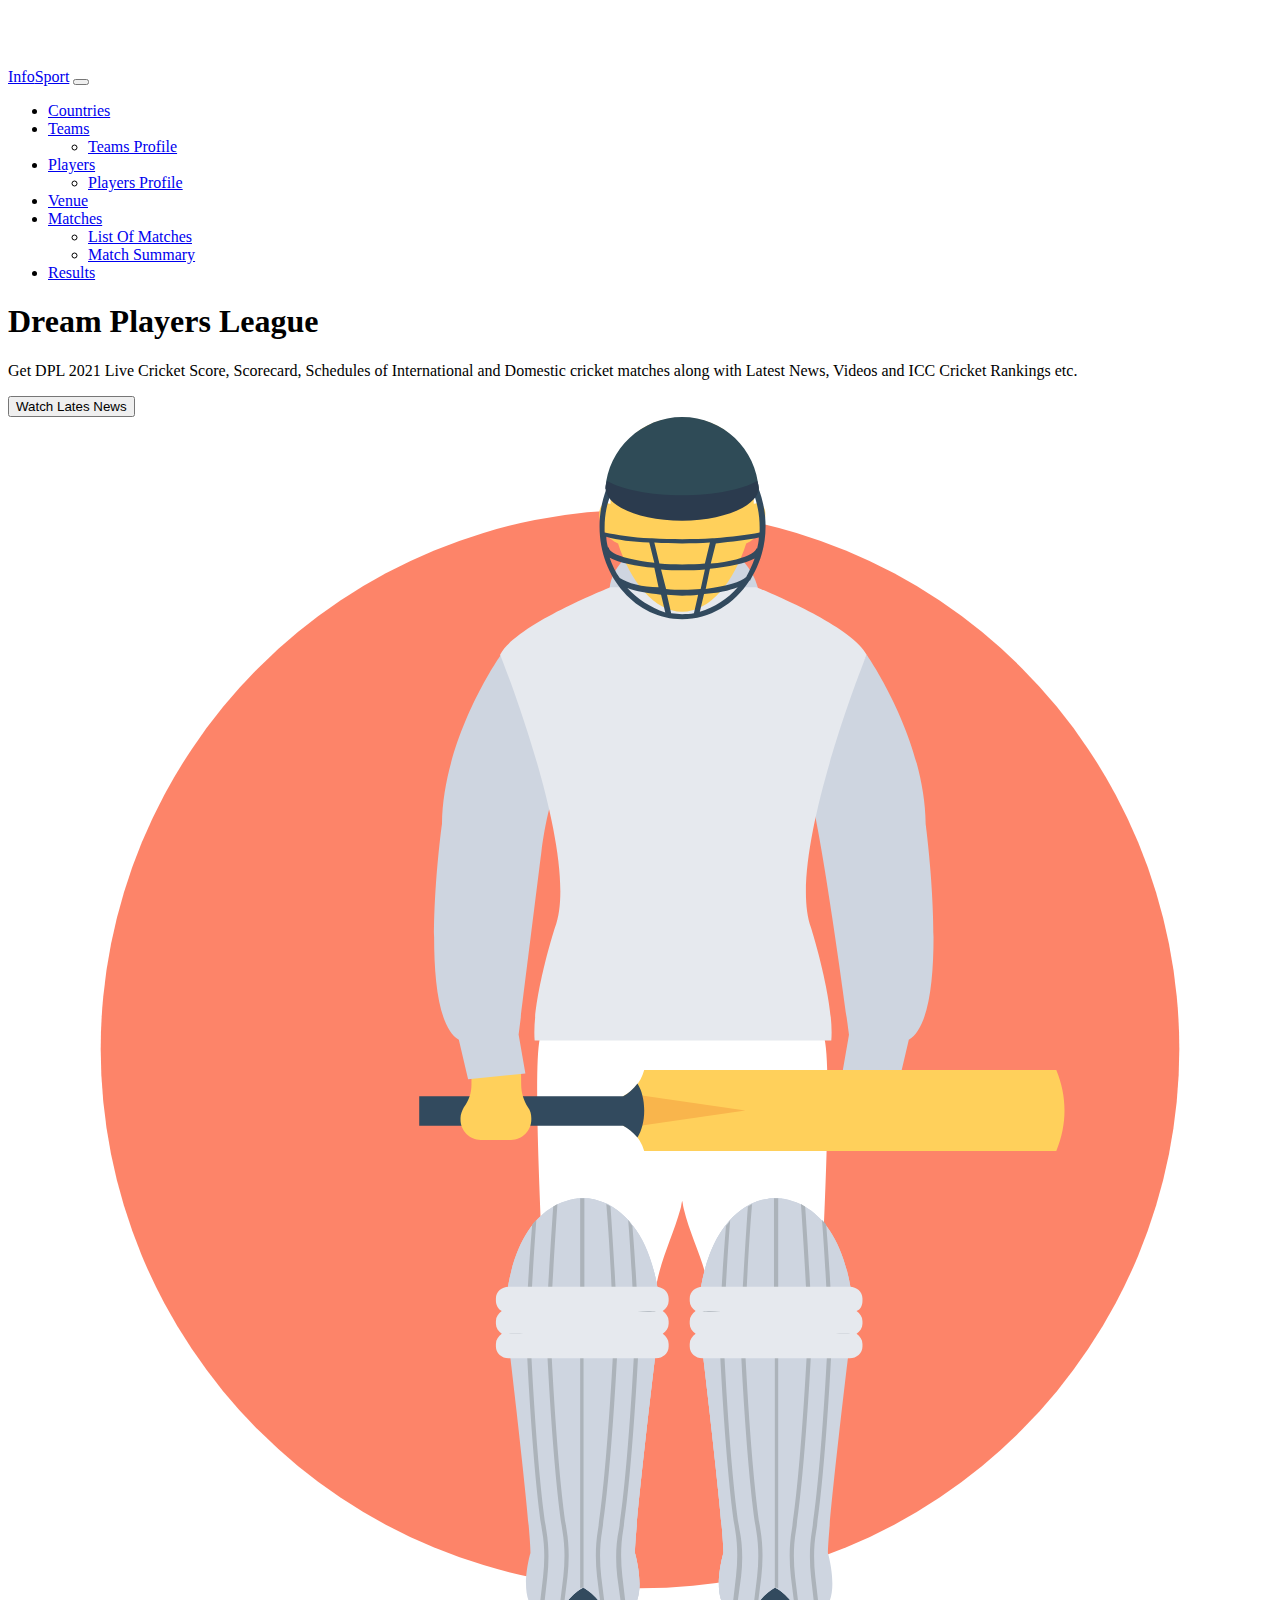
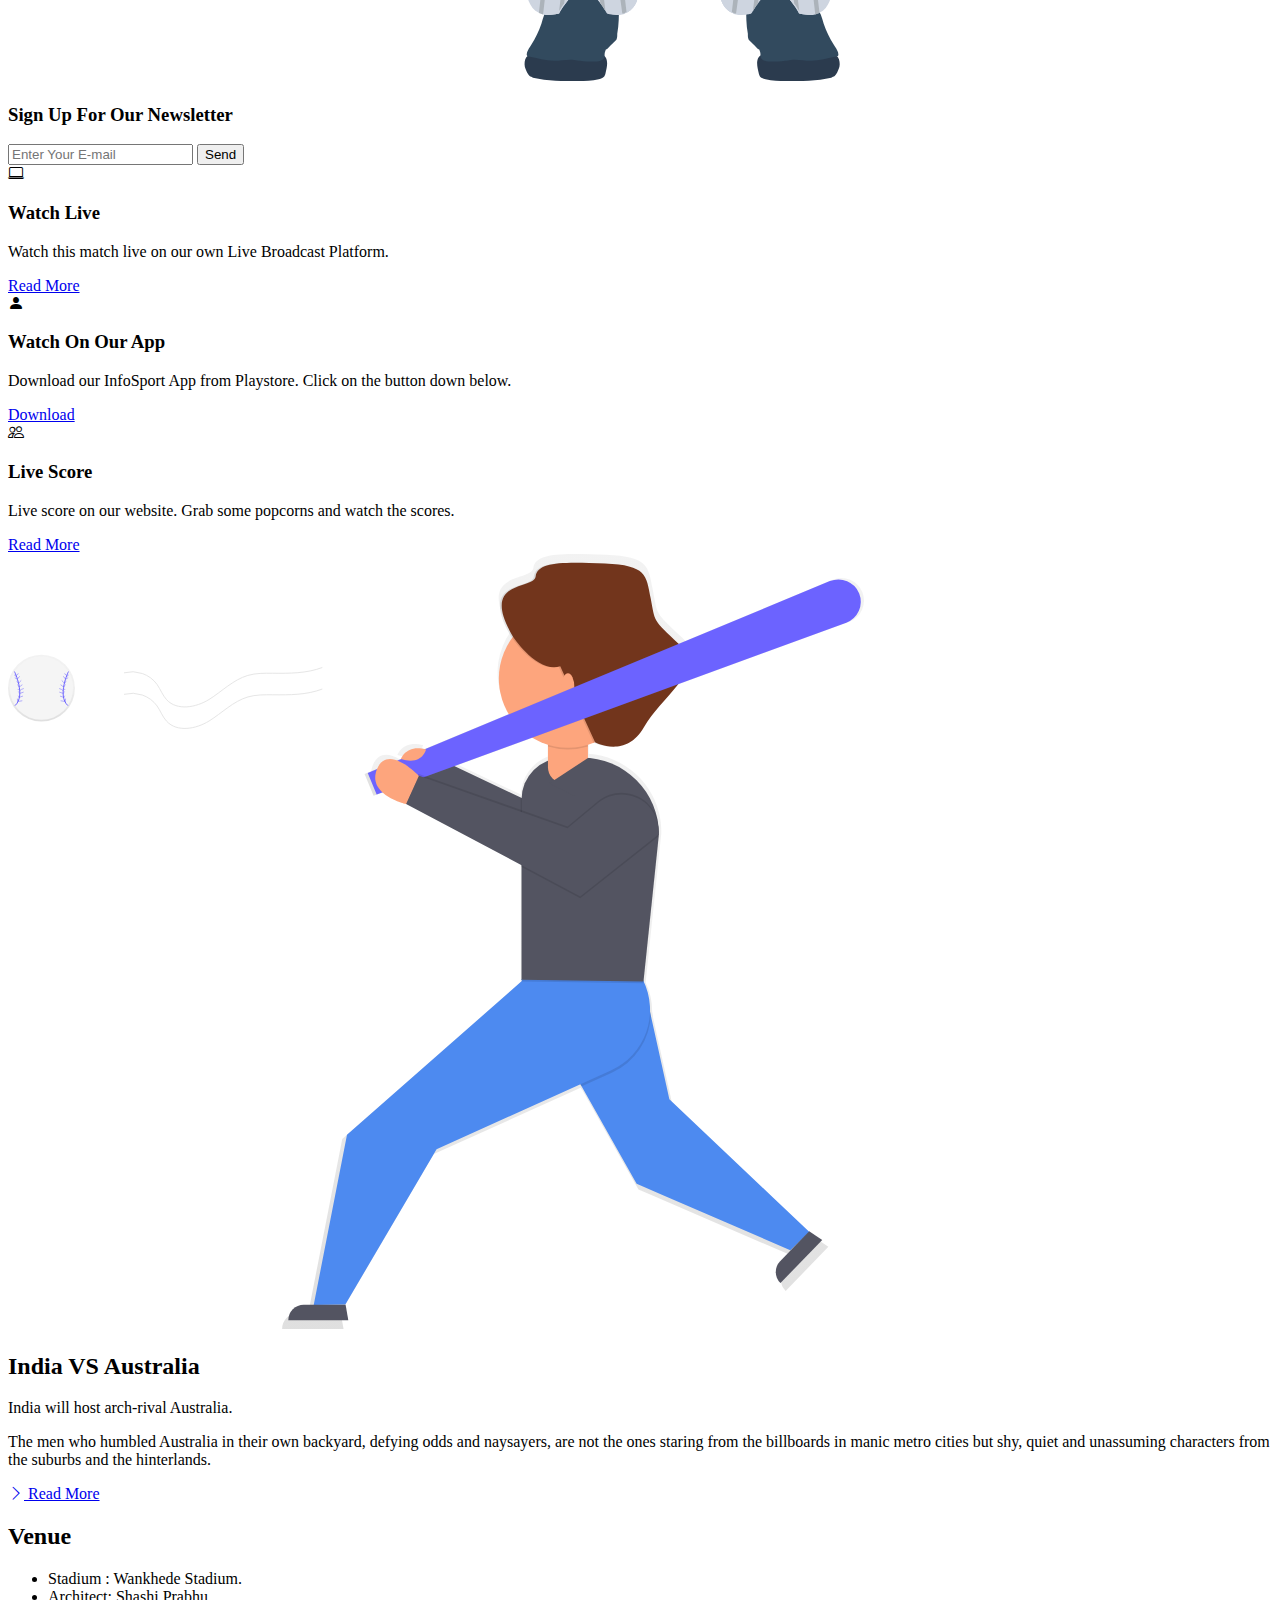
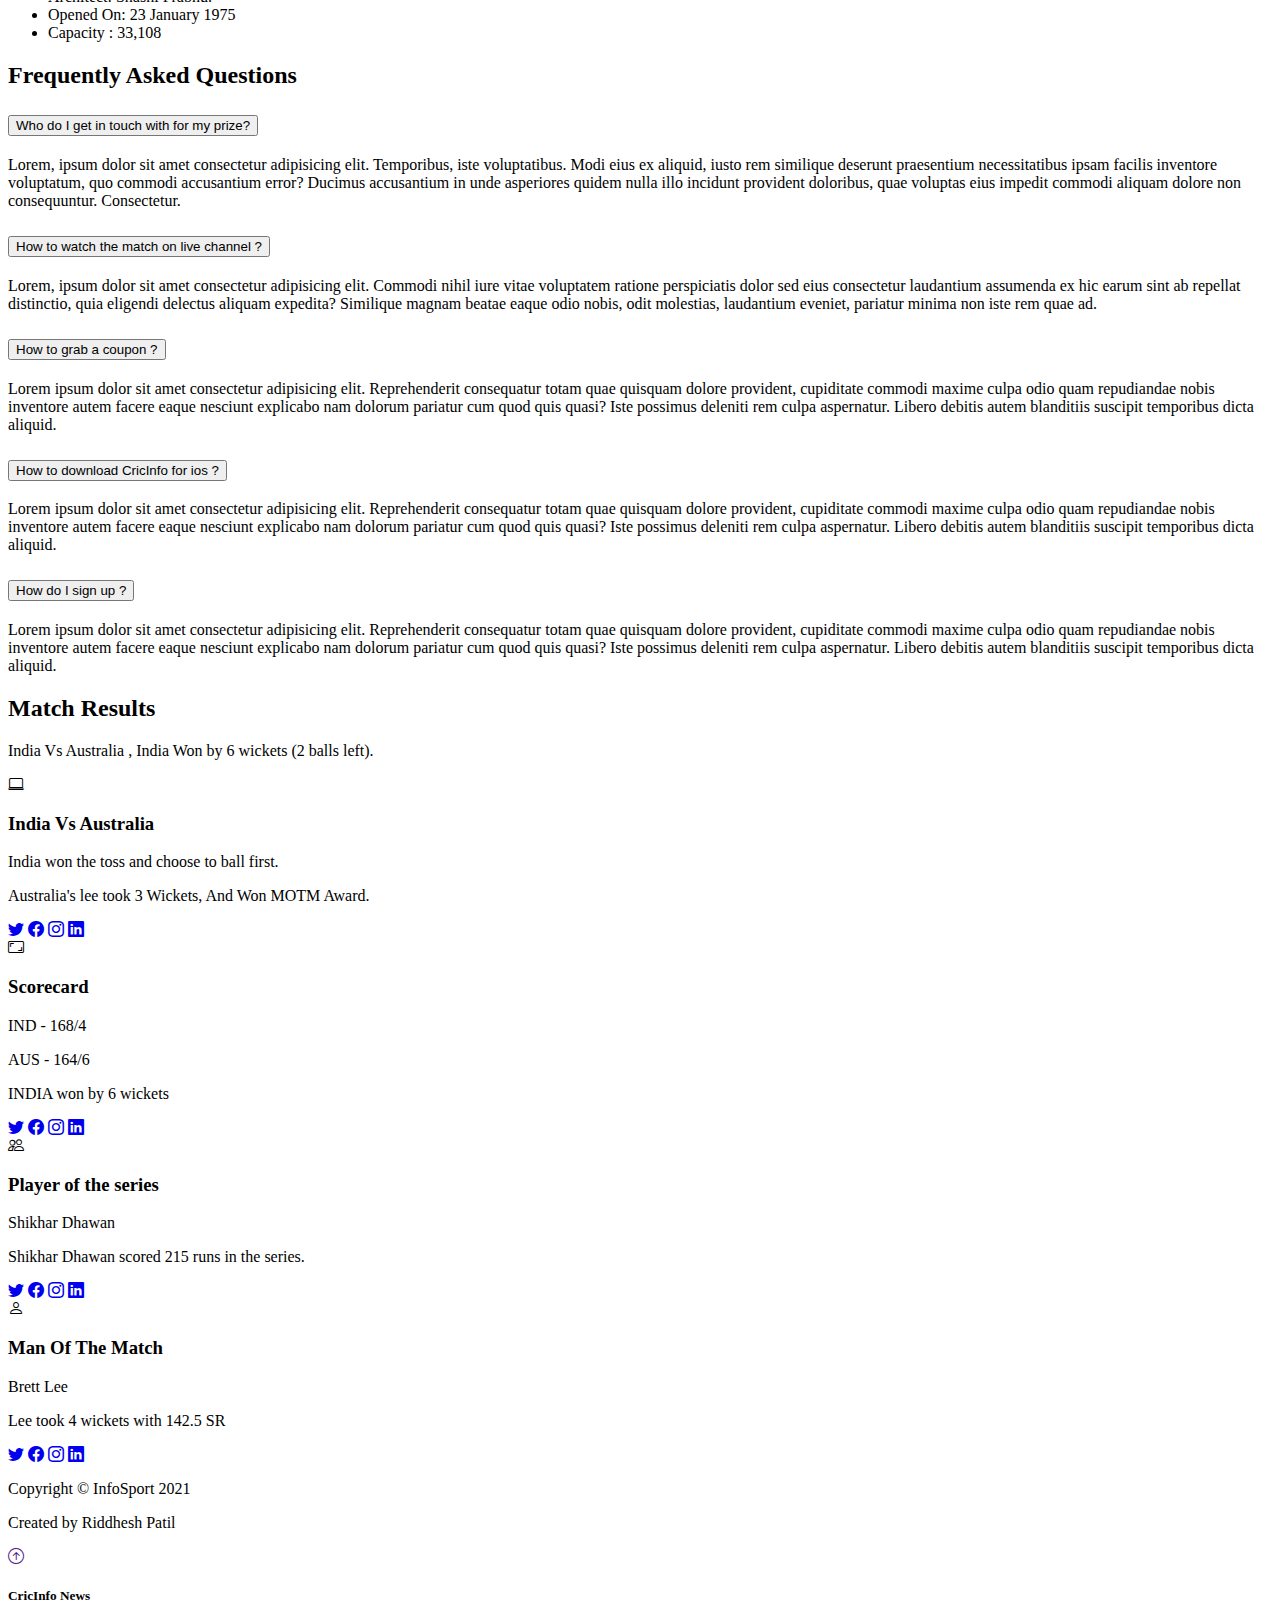
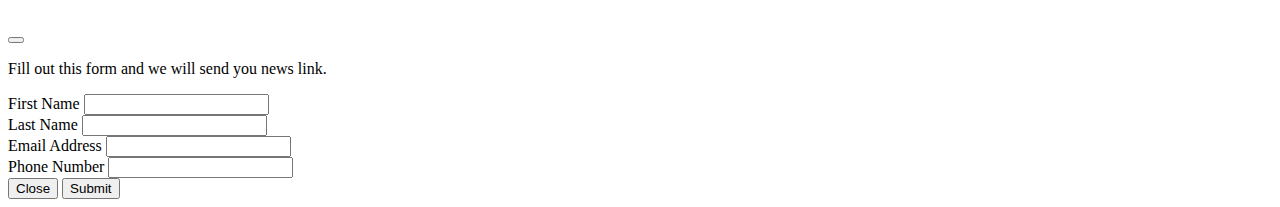
<file: index.html>
<!DOCTYPE html>
<html lang="en">
<head>
    <meta charset="UTF-8">
    <meta http-equiv="X-UA-Compatible" content="IE=edge">
    <meta name="viewport" content="width=device-width, initial-scale=1.0">
    <link rel="stylesheet" href="./style.css">
    <link href='https://api.mapbox.com/mapbox-gl-js/v2.1.1/mapbox-gl.css' rel='stylesheet' />
    <link rel="stylesheet" href="https://cdn.jsdelivr.net/npm/bootstrap-icons@1.5.0/font/bootstrap-icons.css">
    <link href="https://cdn.jsdelivr.net/npm/bootstrap@5.0.1/dist/css/bootstrap.min.css" rel="stylesheet" integrity="sha384-+0n0xVW2eSR5OomGNYDnhzAbDsOXxcvSN1TPprVMTNDbiYZCxYbOOl7+AMvyTG2x" crossorigin="anonymous">
    <title>Dream Players League</title>
</head>
<body>
    <!-- Nav bar  -->
    <nav class="navbar navbar-expand-lg bg-dark navbar-dark py-3 fixed-top">
        <div class="container">
            <a href="./index.html" class="navbar-brand fw-bold font-monospace ">Info<span class="text-primary">Sport</span></a>
            <button class="navbar-toggler" type="button" data-bs-toggle="collapse" data-bs-target="#navmenu">
                <span class="navbar-toggler-icon"></span>
            </button>
            <div class="collapse navbar-collapse" id="navmenu">
                <ul class="navbar-nav ms-auto">
                    <li class="nav-item">
                        <a href="#Countries" class="nav-link">Countries</a>
                    </li>
                    <li class="nav-item dropdown">
                        <a class="nav-link dropdown-toggle" href="#" id="navbarTeams" role="button" data-bs-toggle="dropdown" aria-expanded="false">
                          Teams
                        </a>
                        <ul class="dropdown-menu" aria-labelledby="navbarDropdown">
                          <li><a class="dropdown-item" href="./team.html">Teams Profile</a></li>
                        </ul>
                    </li>
                    <li class="nav-item dropdown">
                        <a class="nav-link dropdown-toggle" href="#" id="navbarPlayers" role="button" data-bs-toggle="dropdown" aria-expanded="false">
                          Players
                        </a>
                        <ul class="dropdown-menu" aria-labelledby="navbarDropdown">
                          <li><a class="dropdown-item" href="./players-profile.html">Players Profile</a></li>
                        </ul>
                    </li>
                    <li class="nav-item">
                        <a href="#Venue" class="nav-link">Venue</a>
                    </li>
                    <li class="nav-item dropdown">
                        <a class="nav-link dropdown-toggle" href="#" id="navbarDropdown" role="button" data-bs-toggle="dropdown" aria-expanded="false">
                          Matches
                        </a>
                        <ul class="dropdown-menu" aria-labelledby="navbarDropdown">
                          <li><a class="dropdown-item" href="./matchList.html">List Of Matches</a></li>
                          <li><a class="dropdown-item" href="./matchSum.html">Match Summary</a></li>
                        </ul>
                    </li>
                    <li class="nav-item">
                        <a href="#Results" class="nav-link">Results</a>
                    </li>
                </ul>
            </div>
        </div>
    </nav>
    <!-- showcase section  -->
    <section class="bg-dark text-light p-5 p-lg-0 text-center text-sm-start">
        <div class="container">
            <div class="d-sm-flex align-items-center justify-content-between">
                <div>
                    <h1>Dream Players <span class="text-primary">League</span></h1>
                    <p class="lead my-4">Get DPL 2021 Live Cricket Score, Scorecard, Schedules of International and Domestic cricket matches along with Latest News, Videos and ICC Cricket Rankings etc. </p>
                    <button class="btn btn-primary btn-lg text-light" data-bs-toggle="modal" data-bs-target="#enroll">Watch Lates News</button>
                </div>
                <img class="img-fluid w-50 p-5 d-none d-sm-block" src="./images/cricket 1.svg" alt="">
            </div>
        </div>
    </section>
    <!-- newsletter section -->
    <section class="bg-primary text-light p-5">
        <div class="container">
            <div class="d-md-flex justify-content-between align-items-center">
                <h3 class="mb-3 mb-md-0">
                    Sign Up For Our Newsletter
                </h3>
                <div class="input-group news-input">
                    <input type="text" class="form-control" placeholder="Enter Your E-mail" aria-label="Recipient's username" aria-describedby="button-addon2">
                    <button class="btn btn-dark btn-lg" type="button">Send</button>
                </div>
            </div>
        </div>
    </section>
    <!-- boxes grid using -->
    <section class="p-5">
        <div class="container">
            <div class="row text-center g-4">
                <div class="col-md">
                    <div class="card bg-dark text-center text-light">
                        <div class="card-body text-center">
                            <div class="h1 mb-3"><i class="bi bi-laptop"></i></div>
                        <h3 class="card-title mb-3">Watch Live</h3>
                        <p class="card-text">
                           Watch this match live on our own <span class="text-primary">Live Broadcast</span> Platform.
                        </p>
                        <a href="#" class="btn btn-primary text-light" >Read More</a>
                        </div>
                    </div>
                </div>
                <div class="col-md">
                    <div class="card bg-dark text-center text-light">
                        <div class="card-body text-center">
                            <div class="h1 mb-3"><i class="bi bi-person-fill"></i></div>
                        <h3 class="card-title mb-3"> Watch On Our App</h3>
                        <p class="card-text">
                            Download our <span class="text-primary">InfoSport App</span> from Playstore. Click on the button down below.
                        </p>
                        <a href="#" class="btn btn-primary text-light">Download</a>
                        </div>
                    </div>
                </div>
                <div class="col-md">
                    <div class="card bg-dark text-center text-light">
                        <div class="card-body text-center">
                            <div class="h1 mb-3"><i class="bi bi-people"></i></div>
                        <h3 class="card-title mb-3">Live Score</h3>
                        <p class="card-text">
                            Live score on our website.
                            Grab some popcorns and watch the scores.
                        </p>
                        <a href="#" class="btn btn-primary text-light">Read More</a>
                        </div>
                    </div>
                </div>
            </div>
        </div>
    </section>
    <!-- learn section -->
    <section id="Countries" class="p-5 bg-secondary">
        <div class="container">
            <div class="row align-items-center justify-content-between">
                <div class="col-md">
                    <img src="./images/batsmen.svg" class="img-fluid" alt="">
                </div>
                <div class="col-md p-5">
                    <h2>India VS Australia</h2>
                    <p class="lead">India will host arch-rival Australia.</p>
                    <p>The men who humbled Australia in their own backyard, defying odds and naysayers, are not the ones staring from the billboards in manic metro cities but shy, quiet and unassuming characters from the suburbs and the hinterlands.</p>
                    <a href="#" class="btn btn-light mt-3">
                        <i class="bi bi-chevron-right"></i>
                        Read More
                    </a>
                </div>
            </div>
        </div>
    </section>
    <!-- section 2  -->
    <section class="p-5" id="Venue">
        <div class="container">
            <div class="row g-4">
                <div class="col-md">
                    <h2 class="text-center md-4">Venue</h2>
                    <ul class="list-group list-group-flush lead">
                        <li class="list-group-item">
                            <span class="fw-bold"> Stadium :</span> Wankhede Stadium.  
                        </li>
                        <li class="list-group-item">
                            <span class="fw-bold"> Architect:</span> Shashi Prabhu.  
                        </li>
                        <li class="list-group-item">
                            <span class="fw-bold"> Opened On:</span> 23 January 1975  
                        </li>
                        <li class="list-group-item">
                            <span class="fw-bold"> Capacity :</span> 33,108
                        </li>
                    </ul>
                </div>
                <div class="col-md">
                    <div id="map"></div>
                </div>
            </div>
        </div>
    </section>
    <!-- using aacordian bootstrap -->
    <section class="p-5" id="questions">
        <div class="container">
            <h2 class="text-center mb-4">Frequently Asked Questions</h2>
            <div class="accordian">
                <div class="accordion" id="questions">
                    <div class="accordion-item">
                      <h2 class="accordion-header" id="headingOne">
                        <button class="accordion-button" type="button" data-bs-toggle="collapse" data-bs-target="#collapseOne" aria-expanded="true" aria-controls="collapseOne">
                            Who do I get in touch with for my prize?
                        </button>
                      </h2>
                      <div id="collapseOne" class="accordion-collapse collapse show" aria-labelledby="headingOne" data-bs-parent="#accordionExample">
                        <div class="accordion-body">
                          Lorem, ipsum dolor sit amet consectetur adipisicing elit. Temporibus, iste voluptatibus. Modi eius ex aliquid, iusto rem similique deserunt praesentium necessitatibus ipsam facilis inventore voluptatum, quo commodi accusantium error? Ducimus accusantium in unde asperiores quidem nulla illo incidunt provident doloribus, quae voluptas eius impedit commodi aliquam dolore non consequuntur. Consectetur.
                        </div>
                      </div>
                    </div>
                    <div class="accordion-item">
                      <h2 class="accordion-header" id="questions">
                        <button class="accordion-button collapsed" type="button" data-bs-toggle="collapse" data-bs-target="#collapseTwo" aria-expanded="false" aria-controls="collapseTwo">
                            How to watch the match on live channel ?
                        </button>
                      </h2>
                      <div id="collapseTwo" class="accordion-collapse collapse" aria-labelledby="headingTwo" data-bs-parent="#accordionExample">
                        <div class="accordion-body">
                          Lorem, ipsum dolor sit amet consectetur adipisicing elit. Commodi nihil iure vitae voluptatem ratione perspiciatis dolor sed eius consectetur laudantium assumenda ex hic earum sint ab repellat distinctio, quia eligendi delectus aliquam expedita? Similique magnam beatae eaque odio nobis, odit molestias, laudantium eveniet, pariatur minima non iste rem quae ad.
                        </div>
                      </div>
                    </div>
                    <div class="accordion-item">
                      <h2 class="accordion-header" id="questions">
                        <button class="accordion-button collapsed" type="button" data-bs-toggle="collapse" data-bs-target="#collapseThree" aria-expanded="false" aria-controls="collapseThree">
                          How to grab a coupon ?
                        </button>
                      </h2>
                      <div id="collapseThree" class="accordion-collapse collapse" aria-labelledby="headingThree" data-bs-parent="#accordionExample">
                        <div class="accordion-body">
                         Lorem ipsum dolor sit amet consectetur adipisicing elit. Reprehenderit consequatur totam quae quisquam dolore provident, cupiditate commodi maxime culpa odio quam repudiandae nobis inventore autem facere eaque nesciunt explicabo nam dolorum pariatur cum quod quis quasi? Iste possimus deleniti rem culpa aspernatur. Libero debitis autem blanditiis suscipit temporibus dicta aliquid.
                        </div>
                      </div>
                    </div>
                    <div class="accordion-item">
                        <h2 class="accordion-header" id="questions">
                          <button class="accordion-button collapsed" type="button" data-bs-toggle="collapse" data-bs-target="#collapseThree" aria-expanded="false" aria-controls="collapseThree">
                            How to download CricInfo for ios ?
                          </button>
                        </h2>
                        <div id="collapseThree" class="accordion-collapse collapse" aria-labelledby="headingThree" data-bs-parent="#accordionExample">
                          <div class="accordion-body">
                           Lorem ipsum dolor sit amet consectetur adipisicing elit. Reprehenderit consequatur totam quae quisquam dolore provident, cupiditate commodi maxime culpa odio quam repudiandae nobis inventore autem facere eaque nesciunt explicabo nam dolorum pariatur cum quod quis quasi? Iste possimus deleniti rem culpa aspernatur. Libero debitis autem blanditiis suscipit temporibus dicta aliquid.
                          </div>
                        </div>
                      </div>
                      <div class="accordion-item">
                        <h2 class="accordion-header" id="questions">
                          <button class="accordion-button collapsed" type="button" data-bs-toggle="collapse" data-bs-target="#collapseThree" aria-expanded="false" aria-controls="collapseThree">
                            How do I sign up ?
                          </button>
                        </h2>
                        <div id="collapseThree" class="accordion-collapse collapse" aria-labelledby="headingThree" data-bs-parent="#accordionExample">
                          <div class="accordion-body">
                           Lorem ipsum dolor sit amet consectetur adipisicing elit. Reprehenderit consequatur totam quae quisquam dolore provident, cupiditate commodi maxime culpa odio quam repudiandae nobis inventore autem facere eaque nesciunt explicabo nam dolorum pariatur cum quod quis quasi? Iste possimus deleniti rem culpa aspernatur. Libero debitis autem blanditiis suscipit temporibus dicta aliquid.
                          </div>
                        </div>
                      </div>
                      
                  </div>
            </div>
        </div>
    </div>
    </section>
    <!-- instructors -->

    <section class="p-5 bg-primary" id="Results">
        <div class="container">
            <h2 class="text-center text-light">Match Results</h2>
            <p class="lead text-center text-light mb-5">India Vs Australia , India Won by 6 wickets (2 balls left).</p>
            <div class="row g-4">
                <div class="col-md-6 col-lg-3">
                    <div class="card bg-light">
                        <div class="card-body text-center">
                            <div class="h1 mb-3"><i class="bi bi-laptop"></i></div>
                            <h3 class="card-title mb-3"> India Vs Australia</h3>
                            <p class="card-text lead">India won the toss and choose to ball first.</p>
                            <p class="card-text">Australia's lee took 3 Wickets, And Won MOTM Award.</p>
                            <a href="#"><i class="bi bi-twitter text-primary mx-1"></i></a>
                            <a href="#"><i class="bi bi-facebook text-primary  mx-1"></i></a>
                            <a href="#"><i class="bi bi-instagram text-primary mx-1"></i></a>
                            <a href="#"><i class="bi bi-linkedin text-primary mx-1"></i></a>
                        </div>
                    </div>
                </div>
                <div class="col-md-6 col-lg-3">
                    <div class="card bg-light">
                        <div class="card-body text-center">
                            <div class="h1 mb-3"><i class="bi bi-aspect-ratio"></i></div>
                            <h3 class="card-title mb-3"> Scorecard</h3>
                            <p class="card-text lead">IND  -  168/4 </p>
                            <p class="card-text lead">AUS  - 164/6 </p>
                            <p class="card-text lead">INDIA won by <span class="text-primary">6</span> wickets</p>
                            

                            <a href="#"><i class="bi bi-twitter text-primary mx-1"></i></a>
                            <a href="#"><i class="bi bi-facebook text-primary  mx-1"></i></a>
                            <a href="#"><i class="bi bi-instagram text-primary mx-1"></i></a>
                            <a href="#"><i class="bi bi-linkedin text-primary mx-1"></i></a>
                        </div>
                    </div>
                </div>
                <div class="col-md-6 col-lg-3">
                    <div class="card bg-light">
                        <div class="card-body text-center">
                            <div class="h1 mb-3"><i class="bi bi-people"></i></div>
                            <h3 class="card-title mb-3"> Player of the series</h3>
                            <p class="card-text lead fw-bold">Shikhar Dhawan</p>
                            <p class="card-text lead fw-normal">Shikhar Dhawan scored 215 runs in the series.</p>
                            <a href="#"><i class="bi bi-twitter text-primary mx-1"></i></a>
                            <a href="#"><i class="bi bi-facebook text-primary  mx-1"></i></a>
                            <a href="#"><i class="bi bi-instagram text-primary mx-1"></i></a>
                            <a href="#"><i class="bi bi-linkedin text-primary mx-1"></i></a>
                        </div>
                    </div>
                </div>
                <div class="col-md-6 col-lg-3">
                    <div class="card bg-light">
                        <div class="card-body text-center">
                            <div class="h1 mb-3"><i class="bi bi-person"></i></div>
                            <h3 class="card-title mb-3"> Man Of The Match</h3>
                            <p class="card-text lead fw-bold">Brett Lee</p>
                            <p class="card-text lead fw-normal">Lee took 4 wickets with 142.5 SR </p>
                            <a href="#"><i class="bi bi-twitter text-primary mx-1"></i></a>
                            <a href="#"><i class="bi bi-facebook text-primary  mx-1"></i></a>
                            <a href="#"><i class="bi bi-instagram text-primary mx-1"></i></a>
                            <a href="#"><i class="bi bi-linkedin text-primary mx-1"></i></a>
                        </div>
                    </div>
                </div>
            </div>
        </div>
    </section>
    <!-- footer -->
    <footer class="bg-dark p-5 text-light text-center position-relative">
        <div class="container">
            <p class="lead"> Copyright &copy; InfoSport 2021 </p>
            <p class="fw-light">Created by Riddhesh Patil</p>
            <a href="" class="position-absolute bottom-0 end-0 p-5">
                <i class="bi bi-arrow-up-circle h1"></i>
            </a>
        </div>
    </footer>

    <!-- modal -->

    <div class="modal fade" id="enroll" tabindex="-1" aria-labelledby="enrollLabel" aria-hidden="true">
        <div class="modal-dialog">
          <div class="modal-content">
            <div class="modal-header">
              <h5 class="modal-title" id="enrollLabel">CricInfo News</h5>
              <button type="button" class="btn-close" data-bs-dismiss="modal" aria-label="Close"></button>
            </div>
            <div class="modal-body">
              <p class="lead">Fill out this form and we will send you news link.</p>
              <form>
                  <div class="mb-3">
                      <label for="first-name" class="col-form-label">First Name</label>
                      <input class="form-control" id="first-name" type="text">
                  </div>
                  <div class="mb-3">
                    <label for="last-name" class="col-form-label">Last Name</label>
                    <input class="form-control" id="last-name" type="text">
                </div><div class="mb-3">
                    <label for="email" class="col-form-label">Email Address</label>
                    <input class="form-control" id="email-name" type="text">
                </div><div class="mb-3">
                    <label for="phone" class="col-form-label">Phone Number</label>
                    <input class="form-control" id="phone-name" type="text">
                </div>
              </form>
            </div>
            <div class="modal-footer">
              <button type="button" class="btn btn-secondary" data-bs-dismiss="modal">Close</button>
              <button type="button" class="btn btn-primary">Submit</button>
            </div>
          </div>
        </div>
      </div>
      


    <script src="https://cdn.jsdelivr.net/npm/bootstrap@5.0.1/dist/js/bootstrap.bundle.min.js" integrity="sha384-gtEjrD/SeCtmISkJkNUaaKMoLD0//ElJ19smozuHV6z3Iehds+3Ulb9Bn9Plx0x4" crossorigin="anonymous"></script>
    <script src='https://api.mapbox.com/mapbox-gl-js/v2.1.1/mapbox-gl.js'></script>
    <script>
        mapboxgl.accessToken = 'pk.eyJ1IjoicmlkZGhlc2gzNiIsImEiOiJja3B0cHNnMjIwNTBjMm5uenUyemZ2YjltIn0.do8q-KMmsMzQ2K4RSf_9jQ';
    var map = new mapboxgl.Map({
        container: 'map',
        style: 'mapbox://styles/mapbox/streets-v11',
        center:[72.8257744, 18.9389191],
        zoom:18,
    });
        
        
    </script>
</body>
</html>
</file>
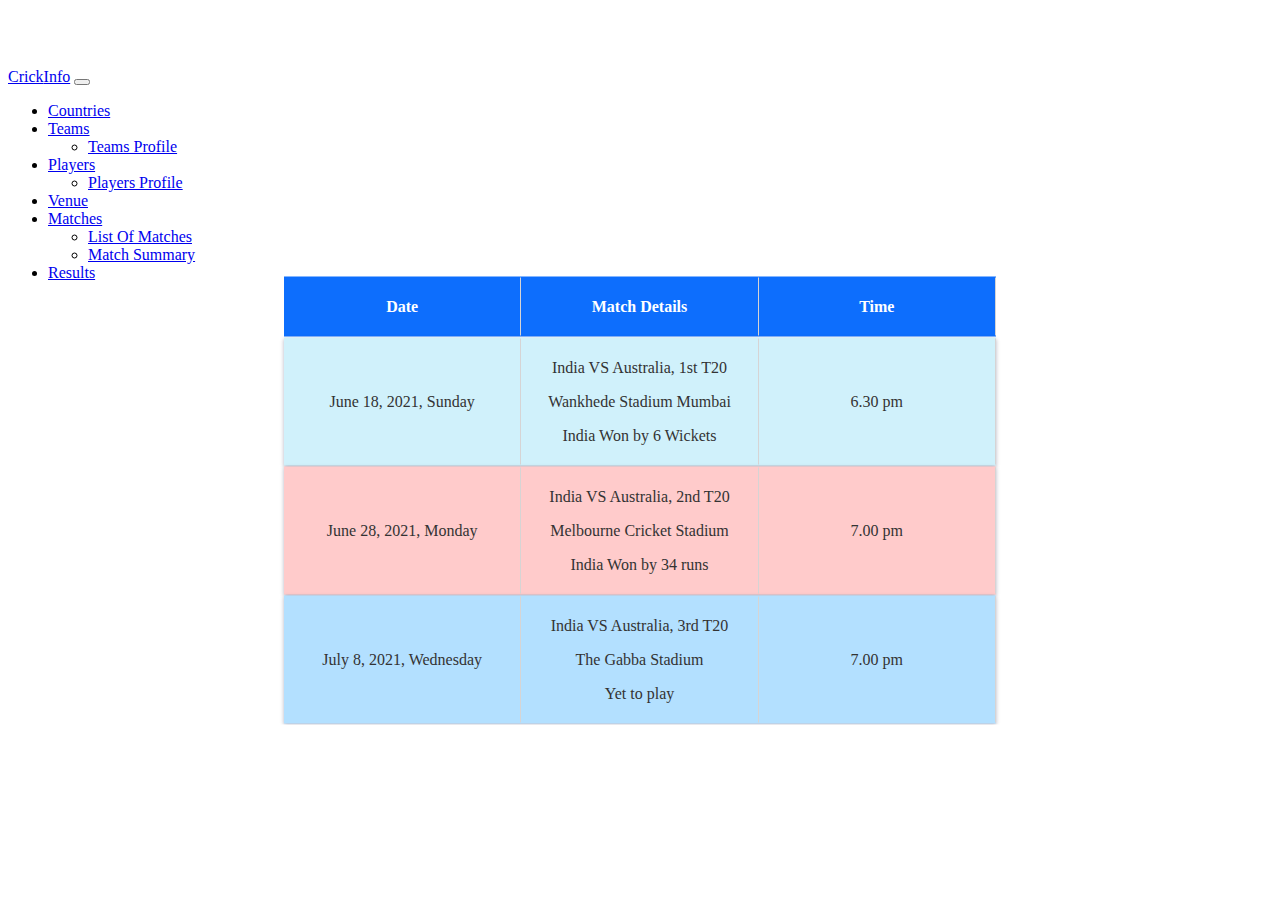
<file: matchList.html>
<!DOCTYPE html>
<html lang="en">
<head>
    <meta charset="UTF-8">
    <meta http-equiv="X-UA-Compatible" content="IE=edge">
    <link rel="stylesheet" href="https://cdn.jsdelivr.net/npm/bootstrap-icons@1.5.0/font/bootstrap-icons.css">
    <link href="https://cdn.jsdelivr.net/npm/bootstrap@5.0.1/dist/css/bootstrap.min.css" rel="stylesheet" integrity="sha384-+0n0xVW2eSR5OomGNYDnhzAbDsOXxcvSN1TPprVMTNDbiYZCxYbOOl7+AMvyTG2x" crossorigin="anonymous">
    <link rel="stylesheet" href="./style.css">
    <meta name="viewport" content="width=device-width, initial-scale=1.0">
    <title>Match List</title>
</head>
<body>
    <nav class="navbar navbar-expand-lg bg-dark navbar-dark py-3 fixed-top">
        <div class="container">
            <a href="./index.html" class="navbar-brand fw-bold font-monospace ">Crick<span class="text-primary">Info</span></a>
            <button class="navbar-toggler" type="button" data-bs-toggle="collapse" data-bs-target="#navmenu">
                <span class="navbar-toggler-icon"></span>
            </button>
            <div class="collapse navbar-collapse" id="navmenu">
                <ul class="navbar-nav ms-auto">
                    <li class="nav-item">
                        <a href="./index.html#Countries" class="nav-link">Countries</a>
                    </li>
                    <li class="nav-item dropdown">
                        <a class="nav-link dropdown-toggle" href="#" id="navbarTeams" role="button" data-bs-toggle="dropdown" aria-expanded="false">
                          Teams
                        </a>
                        <ul class="dropdown-menu" aria-labelledby="navbarDropdown">
                          <li><a class="dropdown-item" href="./team.html">Teams Profile</a></li>
                        </ul>
                    </li>
                    <li class="nav-item dropdown">
                        <a class="nav-link dropdown-toggle" href="#" id="navbarPlayers" role="button" data-bs-toggle="dropdown" aria-expanded="false">
                          Players
                        </a>
                        <ul class="dropdown-menu" aria-labelledby="navbarDropdown">
                          <li><a class="dropdown-item" href="./players-profile.html">Players Profile</a></li>
                        </ul>
                    </li>
                    <li class="nav-item">
                        <a href="./index.html#Venue" class="nav-link">Venue</a>
                    </li>
                    <li class="nav-item dropdown">
                        <a class="nav-link dropdown-toggle" href="#" id="navbarDropdown" role="button" data-bs-toggle="dropdown" aria-expanded="false">
                          Matches
                        </a>
                        <ul class="dropdown-menu" aria-labelledby="navbarDropdown">
                          <li><a class="dropdown-item" href="./matchList.html">List Of Matches</a></li>
                          <li><a class="dropdown-item" href="./matchSum.html">Match Summary</a></li>
                        </ul>
                    </li>
                    <li class="nav-item">
                        <a href="./index.html#Results" class="nav-link">Results</a>
                    </li>
                </ul>
            </div>
        </div>
    </nav>
    <!-- table of matches -->
    <div class="table-box">
        <div class="table-row table-head">
            <div class="table-cell">
                <p>Date</p>
            </div>
    
            <div class="table-cell">
                <p>Match Details</p>
            </div>
    

            
            <div class="table-cell">
                <p>Time</p>
            </div>
       </div>
    
       
    
       <div class="table-row" id="table-one">
        <div class="table-cell">
            <p>June 18, 2021, Sunday </p>
        </div>
    
        <div class="table-cell">
            <p>India VS Australia, 1st T20</p>
            <p>Wankhede Stadium Mumbai</p>
            <p>India Won by 6 Wickets</p>
        </div>
    

        
        <div class="table-cell">
            <p>6.30 pm</p>
          
        </div>
    
    </div>
    
    
    <div class="table-row" id="table-two">
        <div class="table-cell">
            <p>June 28, 2021, Monday </p>
        </div>
    
        <div class="table-cell">
            <p>India VS Australia, 2nd T20</p>
            <p>Melbourne Cricket Stadium</p>
            <p>India Won by 34 runs</p>
        </div>
    

        
        <div class="table-cell">
            <p>7.00 pm</p>
          
        </div>
    


    </div>
    
    
    <div class="table-row" id="table-three">
        <div class="table-cell">
            <p>July 8, 2021, Wednesday </p>
        </div>
    
        <div class="table-cell">
            <p>India VS Australia, 3rd T20</p>
            <p>The Gabba Stadium</p>
            <p>Yet to play</p>
        </div>
    

        
        <div class="table-cell">
            <p>7.00 pm</p>
          
        </div>
    
    </div>
    





    <script src="https://cdn.jsdelivr.net/npm/bootstrap@5.0.1/dist/js/bootstrap.bundle.min.js" integrity="sha384-gtEjrD/SeCtmISkJkNUaaKMoLD0//ElJ19smozuHV6z3Iehds+3Ulb9Bn9Plx0x4" crossorigin="anonymous"></script>
</body>
</html>
</file>
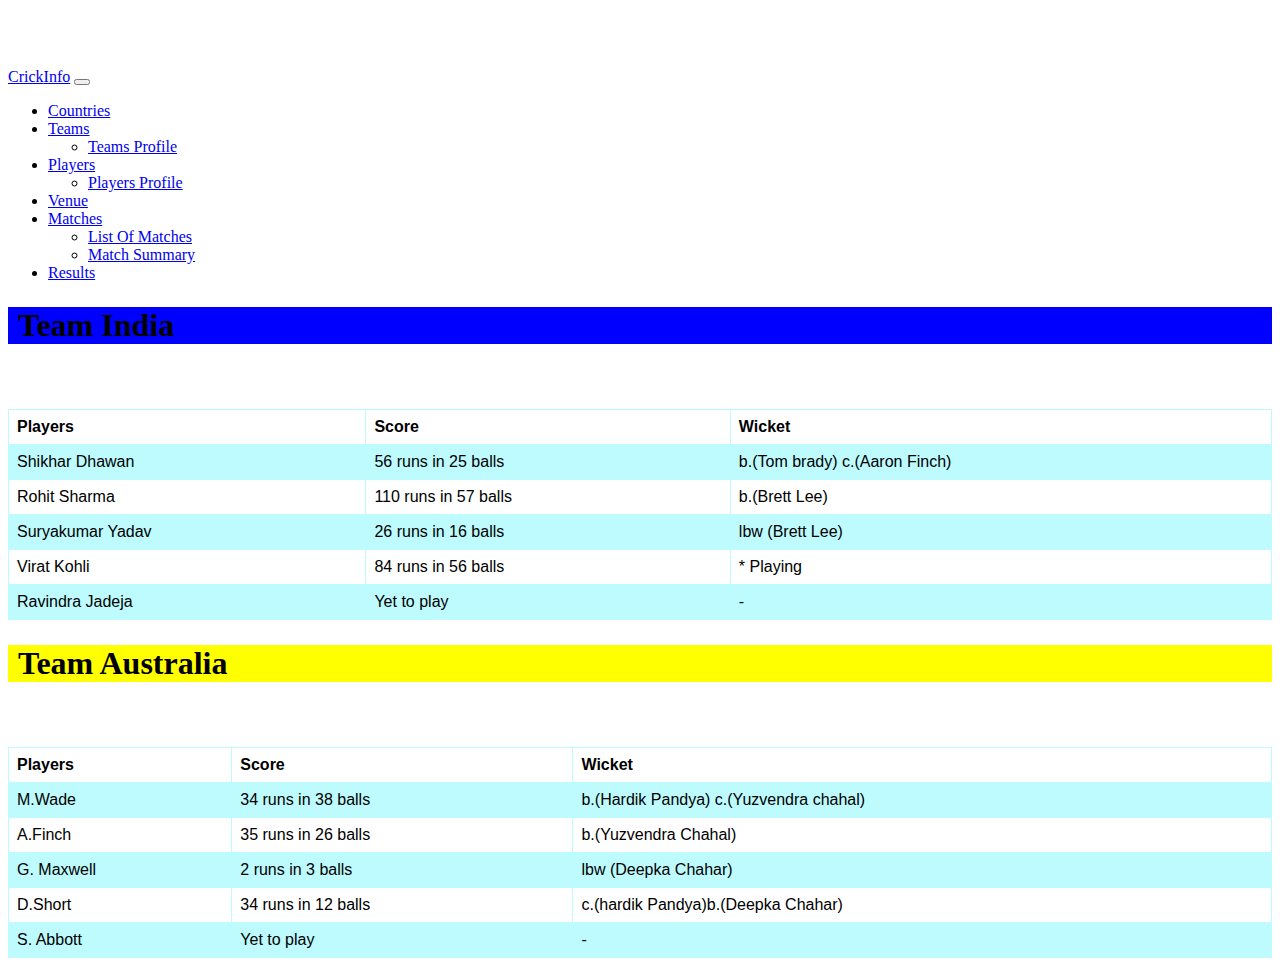
<file: matchSum.html>
<!DOCTYPE html>
<html lang="en">
<head>
    <meta charset="UTF-8">
    <meta http-equiv="X-UA-Compatible" content="IE=edge">
    <link rel="stylesheet" href="https://cdn.jsdelivr.net/npm/bootstrap-icons@1.5.0/font/bootstrap-icons.css">
    <link rel="stylesheet" href="./matchSumm.css">
    <link href="https://cdn.jsdelivr.net/npm/bootstrap@5.0.1/dist/css/bootstrap.min.css" rel="stylesheet" integrity="sha384-+0n0xVW2eSR5OomGNYDnhzAbDsOXxcvSN1TPprVMTNDbiYZCxYbOOl7+AMvyTG2x" crossorigin="anonymous">
    <meta name="viewport" content="width=device-width, initial-scale=1.0">
    <title>Match Summary</title>
</head>
<body>
    <nav class="navbar navbar-expand-lg bg-dark navbar-dark py-3 fixed-top">
        <div class="container">
            <a href="./index.html" class="navbar-brand fw-bold font-monospace ">Crick<span class="text-primary">Info</span></a>
            <button class="navbar-toggler" type="button" data-bs-toggle="collapse" data-bs-target="#navmenu">
                <span class="navbar-toggler-icon"></span>
            </button>
            <div class="collapse navbar-collapse" id="navmenu">
                <ul class="navbar-nav ms-auto">
                    <li class="nav-item">
                        <a href="./index.html#Countries" class="nav-link">Countries</a>
                    </li>
                    <li class="nav-item dropdown">
                        <a class="nav-link dropdown-toggle" href="#" id="navbarTeams" role="button" data-bs-toggle="dropdown" aria-expanded="false">
                          Teams
                        </a>
                        <ul class="dropdown-menu" aria-labelledby="navbarDropdown">
                          <li><a class="dropdown-item" href="./team.html">Teams Profile</a></li>
                        </ul>
                    </li>
                    <li class="nav-item dropdown">
                        <a class="nav-link dropdown-toggle" href="#" id="navbarPlayers" role="button" data-bs-toggle="dropdown" aria-expanded="false">
                          Players
                        </a>
                        <ul class="dropdown-menu" aria-labelledby="navbarDropdown">
                          <li><a class="dropdown-item" href="./players-profile.html">Players Profile</a></li>
                        </ul>
                    </li>
                    <li class="nav-item">
                        <a href="#Venue" class="nav-link">Venue</a>
                    </li>
                    <li class="nav-item dropdown">
                        <a class="nav-link dropdown-toggle" href="#" id="navbarDropdown" role="button" data-bs-toggle="dropdown" aria-expanded="false">
                          Matches
                        </a>
                        <ul class="dropdown-menu" aria-labelledby="navbarDropdown">
                          <li><a class="dropdown-item" href="./matchList.html">List Of Matches</a></li>
                          <li><a class="dropdown-item" href="./matchList.html">Match Summary</a></li>
                        </ul>
                    </li>
                    <li class="nav-item">
                        <a href="./index.html#Results" class="nav-link">Results</a>
                    </li>
                </ul>
            </div>
        </div>
    </nav>
    <!-- table -->
    <div class="title">
        <h1>Team India</h1>
    </div>
    <table>
  <tr>
    <th>Players</th>
    <th>Score</th>
    <th>Wicket</th>
  </tr>
  <tr>
    <td>Shikhar Dhawan</td>
    <td>56 runs in 25 balls</td>
    <td>b.(Tom brady) c.(Aaron Finch)</td>
  </tr>
  <tr>
    <td>Rohit Sharma</td>
    <td>110 runs in 57 balls</td>
    <td>b.(Brett Lee)</td>
  </tr>
  <tr>
    <td>Suryakumar Yadav</td>
    <td>26 runs in 16 balls</td>
    <td>lbw (Brett Lee)</td>
  </tr>
  <tr>
    <td>Virat Kohli</td>
    <td>84 runs in 56 balls</td>
    <td>* Playing</td>
  </tr>
  <tr>
    <td>Ravindra Jadeja </td>
    <td>Yet to play</td>
    <td>-</td>
  </tr>
    </table>
<!-- Australia table -->
<div class="title-aus">
    <h1 class="aus-text">Team Australia</h1>
</div>
<table class="aus">
<tr>
<th>Players</th>
<th>Score</th>
<th>Wicket</th>
</tr>
<tr>
<td>M.Wade</td>
<td>34 runs in 38 balls</td>
<td>b.(Hardik Pandya) c.(Yuzvendra chahal)</td>
</tr>
<tr>
<td>A.Finch</td>
<td>35 runs in 26 balls</td>
<td>b.(Yuzvendra Chahal)</td>
</tr>
<tr>
<td>G. Maxwell</td>
<td>2 runs in 3 balls</td>
<td>lbw (Deepka Chahar)</td>
</tr>
<tr>
<td>D.Short</td>
<td>34 runs in 12 balls</td>
<td>c.(hardik Pandya)b.(Deepka Chahar)</td>
</tr>
<tr>
<td>S. Abbott </td>
<td>Yet to play</td>
<td>-</td>
</tr>
</table>


    
    



    <script src="https://cdn.jsdelivr.net/npm/bootstrap@5.0.1/dist/js/bootstrap.bundle.min.js" integrity="sha384-gtEjrD/SeCtmISkJkNUaaKMoLD0//ElJ19smozuHV6z3Iehds+3Ulb9Bn9Plx0x4" crossorigin="anonymous"></script>
</body>
</html>
</file>
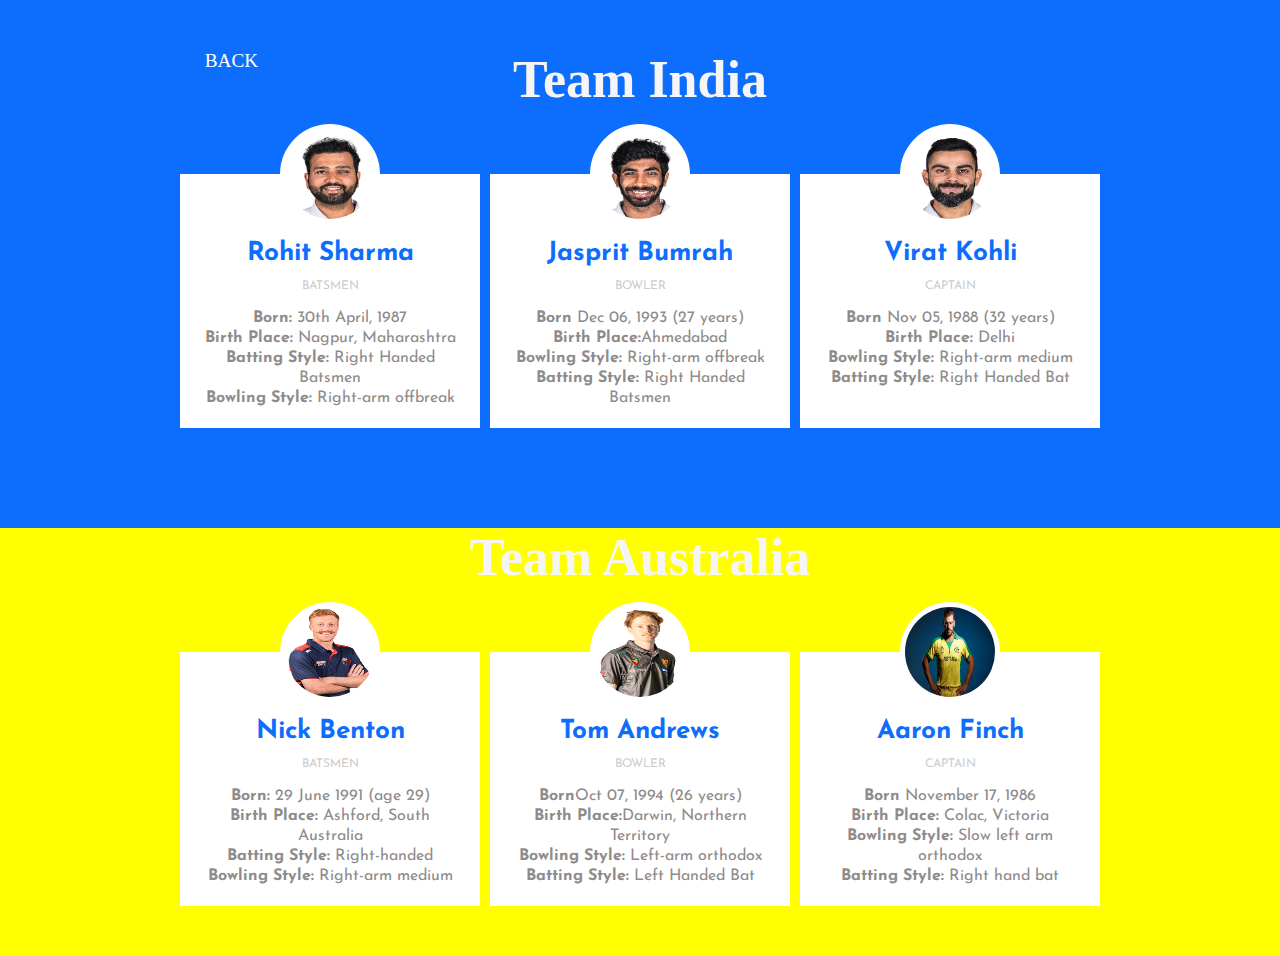
<file: players-profile.html>
<!DOCTYPE html>
<html lang="en">
<head>
    <meta charset="UTF-8">
    <meta http-equiv="X-UA-Compatible" content="IE=edge">
    <link href='https://api.mapbox.com/mapbox-gl-js/v2.1.1/mapbox-gl.css' rel='stylesheet' />
    <link rel="stylesheet" href="https://cdn.jsdelivr.net/npm/bootstrap-icons@1.5.0/font/bootstrap-icons.css">
    <link href="https://cdn.jsdelivr.net/npm/bootstrap@5.0.1/dist/css/bootstrap.min.css" rel="stylesheet" integrity="sha384-+0n0xVW2eSR5OomGNYDnhzAbDsOXxcvSN1TPprVMTNDbiYZCxYbOOl7+AMvyTG2x" crossorigin="anonymous">
    <link rel="stylesheet" href="https://cdnjs.cloudflare.com/ajax/libs/font-awesome/5.15.3/css/all.min.css" integrity="sha512-iBBXm8fW90+nuLcSKlbmrPcLa0OT92xO1BIsZ+ywDWZCvqsWgccV3gFoRBv0z+8dLJgyAHIhR35VZc2oM/gI1w==" crossorigin="anonymous" referrerpolicy="no-referrer" />
    <link rel="stylesheet" href="./style-pp.css">
    <meta name="viewport" content="width=device-width, initial-scale=1.0">
    <title>Players Profile</title>
</head>
<body>
    <section>
        <a href="./index.html">BACK</a>
        <div class="wrapper">
            <h1>Team India</h1>
            <div class="team">
              <div class="team_member">
                <div class="team_img">
                  <img src="./images-team-p/107.png" alt="Team_image">
                </div>
                <h3>Rohit Sharma</h3>
                <p class="role">Batsmen</p>
                <p><span style="font-weight: bolder;">Born:</span> 30th April, 1987 </p>
                <p><span style="font-weight: bolder;">Birth Place:</span> Nagpur, Maharashtra </p>
                <p><span style="font-weight: bolder;">Batting Style:</span> Right Handed Batsmen </p>
                <p><span style="font-weight: bolder;">Bowling Style:</span> Right-arm offbreak </p>
              </div>
              <div class="team_member">
                <div class="team_img">
                  <img src="./images-team-p/1124.png" alt="Team_image">
                </div>
                <h3>Jasprit Bumrah</h3>
                <p class="role">Bowler</p>
                <p><span style="font-weight: bolder;">Born</span> Dec 06, 1993 (27 years)</p>
                <p><span style="font-weight: bolder;">Birth Place:</span>Ahmedabad </p>
                <p><span style="font-weight: bolder;">Bowling Style:</span> Right-arm offbreak </p>
                <p><span style="font-weight: bolder;">Batting Style:</span> Right Handed Batsmen </p>
                
            </div>
                
              <div class="team_member">
                <div class="team_img">
                  <img src="./images-team-p/164.png" alt="Team_image">
                </div>
                <h3>Virat Kohli</h3>
                <p class="role">Captain</p>
                <p><span style="font-weight: bolder;">Born</span> Nov 05, 1988 (32 years)</p>
                <p><span style="font-weight: bolder;">Birth Place:</span> Delhi </p>
                <p><span style="font-weight: bolder;">Bowling Style:</span> Right-arm medium </p>
                <p><span style="font-weight: bolder;">Batting Style:</span> Right Handed Bat </p>
              </div>
            </div>
        </div>
    </section>
    <!-- team Australia -->
    <section  style="background-color: yellow;">
        <div class="wrapper">
            <h1>Team Australia</h1>
            <div class="team">
              <div class="team_member">
                <div class="team_img">
                  <img src="./images-team-p/Nick_Benton_1718.png" alt="Team_image">
                </div>
                <h3>Nick Benton</h3>
                <p class="role">Batsmen</p>
                <p><span style="font-weight: bolder;">Born:</span> 29 June 1991 (age 29) </p>
                <p><span style="font-weight: bolder;">Birth Place:</span> Ashford, South Australia </p>
                <p><span style="font-weight: bolder;">Batting Style:</span> Right-handed </p>
                <p><span style="font-weight: bolder;">Bowling Style:</span> Right-arm medium </p>
              </div>
              <div class="team_member">
                <div class="team_img">
                  <img src="./images-team-p/Tom Andrews TAS.png" alt="Team_image">
                </div>
                <h3>Tom Andrews</h3>
                <p class="role">Bowler</p>
                <p><span style="font-weight: bolder;">Born</span>Oct 07, 1994 (26 years)</p>
                <p><span style="font-weight: bolder;">Birth Place:</span>Darwin, Northern Territory </p>
                <p><span style="font-weight: bolder;">Bowling Style:</span> Left-arm orthodox </p>
                <p><span style="font-weight: bolder;">Batting Style:</span> Left Handed Bat </p>
                
            </div>
                
              <div class="team_member">
                <div class="team_img">
                  <img src="./images-team-p/aaron.jpg" alt="Team_image">
                </div>
                <h3>Aaron Finch</h3>
                <p class="role">Captain</p>
                <p><span style="font-weight: bolder;">Born</span> November 17, 1986</p>
                <p><span style="font-weight: bolder;">Birth Place:</span>  Colac, Victoria </p>
                <p><span style="font-weight: bolder;">Bowling Style:</span> Slow left arm orthodox </p>
                <p><span style="font-weight: bolder;">Batting Style:</span> Right hand bat </p>
              </div>
            </div>
        </div>
    </section>
    

    
    
    

    
    

</body>
</html>
</file>
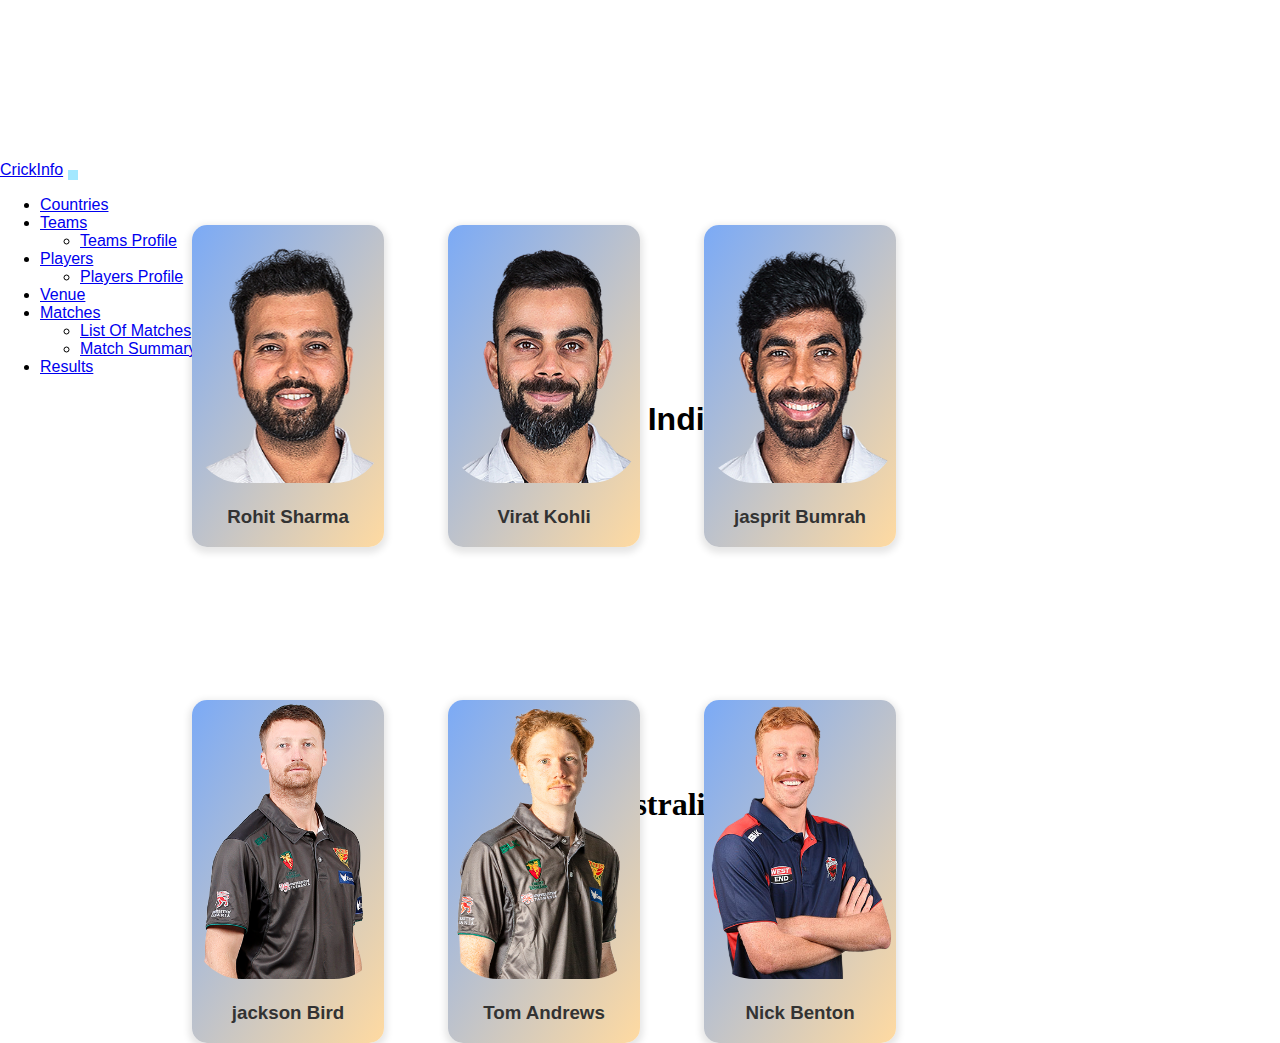
<file: team.html>
<!DOCTYPE html>
<html lang="en">
<head>
    <meta charset="UTF-8">
    <meta http-equiv="X-UA-Compatible" content="IE=edge">
    <link rel="stylesheet" href="https://cdn.jsdelivr.net/npm/bootstrap-icons@1.5.0/font/bootstrap-icons.css">
    <link rel="stylesheet" href="./style1.css">
    <link href="https://cdn.jsdelivr.net/npm/bootstrap@5.0.1/dist/css/bootstrap.min.css" rel="stylesheet" integrity="sha384-+0n0xVW2eSR5OomGNYDnhzAbDsOXxcvSN1TPprVMTNDbiYZCxYbOOl7+AMvyTG2x" crossorigin="anonymous">
    <meta name="viewport" content="width=device-width, initial-scale=1.0">
    <title>Team Profile</title>
</head>
<body>
    <nav class="navbar navbar-expand-lg bg-dark navbar-dark py-3 fixed-top">
        <div class="container">
            <a href="./index.html" class="navbar-brand fw-bold font-monospace ">Crick<span class="text-primary">Info</span></a>
            <button class="navbar-toggler" type="button" data-bs-toggle="collapse" data-bs-target="#navmenu">
                <span class="navbar-toggler-icon"></span>
            </button>
            <div class="collapse navbar-collapse" id="navmenu">
                <ul class="navbar-nav ms-auto">
                    <li class="nav-item">
                        <a href="./index.html" class="nav-link">Countries</a>
                    </li>
                    <li class="nav-item dropdown">
                        <a class="nav-link dropdown-toggle" href="#" id="navbarTeams" role="button" data-bs-toggle="dropdown" aria-expanded="false">
                          Teams
                        </a>
                        <ul class="dropdown-menu" aria-labelledby="navbarDropdown">
                          <li><a class="dropdown-item" href="./team.html">Teams Profile</a></li>
                        </ul>
                    </li>
                    <li class="nav-item dropdown">
                        <a class="nav-link dropdown-toggle" href="#" id="navbarPlayers" role="button" data-bs-toggle="dropdown" aria-expanded="false">
                          Players
                        </a>
                        <ul class="dropdown-menu" aria-labelledby="navbarDropdown">
                          <li><a class="dropdown-item" href="./players-profile.html">Players Profile</a></li>
                        </ul>
                    </li>
                    <li class="nav-item">
                        <a href="./index.html#Venue" class="nav-link">Venue</a>
                    </li>
                    <li class="nav-item dropdown">
                        <a class="nav-link dropdown-toggle" href="#" id="navbarDropdown" role="button" data-bs-toggle="dropdown" aria-expanded="false">
                          Matches
                        </a>
                        <ul class="dropdown-menu" aria-labelledby="navbarDropdown">
                          <li><a class="dropdown-item" href="./matchList.html">List Of Matches</a></li>
                          <li><a class="dropdown-item" href="./matchSumm.css">Match Summary</a></li>
                        </ul>
                    </li>
                    <li class="nav-item">
                        <a href="#" class="nav-link">Results</a>
                    </li>
                </ul>
            </div>
        </div>
    </nav>
    <!-- section 1 -->
    <section class="team-india">
        <div class="title-team">
            <h1>Team India</h1>
        </div>
        <div class="card-container1">
            <div class="img-container">
                <img src="./images-team-p/164.png" alt="">
            </div>
            <div class="info">
                <h3>Virat Kohli</h3>
            </div>
        </div>
        <div class="card-container2">
            <div class="img-container">
                <img src="./images-team-p/107.png" alt="">
            </div>
            <div class="info">
                <h3>Rohit Sharma</h3>
            </div>
        </div>
        <div class="card-container3">
            <div class="img-container">
                <img src="./images-team-p/1124.png" alt="">
            </div>
            <div class="info">
                <h3>jasprit Bumrah</h3>
            </div>
        </div>
    </section>
    
        <!-- team Australia -->
        <section>
            <div class="team-name">
                <h1>Team Australia</h1>
            </div>
            <div class="card-container4">
                <div class="img-container">
                    <img src="./images-team-p/Bird2.png" alt="">
                </div>
                <div class="info">
                    <h3>jackson Bird</h3>
                </div>
            </div>
            <div class="card-container5">
                <div class="img-container">
                    <img src="./images-team-p/Tom Andrews TAS.png" alt="">
                </div>
                <div class="info">
                    <h3>Tom Andrews</h3>
                </div>
            </div>
            <div class="card-container6">
                <div class="img-container">
                    <img src="./images-team-p/Nick_Benton_1718.png" alt="">
                </div>
                <div class="info">
                    <h3>Nick Benton</h3>
                </div>
            </div>
        </section>
        

    
    

    <script src="https://cdn.jsdelivr.net/npm/bootstrap@5.0.1/dist/js/bootstrap.bundle.min.js" integrity="sha384-gtEjrD/SeCtmISkJkNUaaKMoLD0//ElJ19smozuHV6z3Iehds+3Ulb9Bn9Plx0x4" crossorigin="anonymous"></script>
    <script src='https://api.mapbox.com/mapbox-gl-js/v2.1.1/mapbox-gl.js'></script>
</body>
</html>
</file>
<file: style.css>
body::before {
  display: block;
  content: "";
  height: 60px;
}

@media (min-width: 768px) {
  .news-input {
    width: 50%;
  }
}

#map {
  width: 100%;
  height: 100%;
  border-radius: 10px;
}

.table-box {
  margin: 50px auto;
  position: absolute;
  top: 50%;
  left: 50%;

  transform: translate(-50%, -50%);
  width: 800px;
  background: rgba(255, 255, 255, 0.7);
  overflow: hidden;
  transition: 0.7s;
  box-shadow: 0 0 0 10px rgba(255, 255, 255, 0.35);
}

.table-row {
  display: table;
  width: 89%;
  height: -10px;
  margin: 1px auto;
  font-family: sans-serif;
  background: transparent;
  padding: 1px 0;
  color: #333;
  font-size: 13px;
  box-shadow: 0 1px 4px 0 rgba(0, 0, 50, 0.3);
}

.table-cell {
  display: table-cell;
  width: 30%;
  text-align: center;
  padding: 4px 0;
  border-right: 1px solid #d6d4d4;
  vertical-align: middle;
  font-size: 1rem;
  font-family: poppins;
}

.table-head {
  background: #0d6efd;
  color: #fff;
  box-shadow: none;
  font-weight: 600;
  font-size: 1.2rem;
  font-family: poppins;
}

#table-one {
  background: rgb(208, 241, 251);
}
#table-two {
  background: rgb(255, 203, 203);
}
#table-three {
  background: rgb(179, 224, 255);
}
</file>
<file: matchSumm.css>
body::before {
  display: block;
  content: "";
  height: 60px;
}

table {
  font-family: arial, sans-serif;
  border-collapse: collapse;
  width: 100%;
  margin-top: 65px;
}

td,
th {
  border: 1px solid #bdfbff;
  text-align: left;
  padding: 8px;
}

tr:nth-child(even) {
  background-color: #bdfbff;
}

.title h1 {
  margin-top: 25px;
  font-family: poppins;
  padding: 0px 10px;
  background: blue;
}

.aus {
  margin-bottom: 20px;
}

.title-aus {
  margin-top: 25px;
  font-family: poppins;
  padding: 0px 10px;
  background: yellow;
}
</file>
<file: style-pp.css>
@import url("https://fonts.googleapis.com/css?family=Allura|Josefin+Sans");

* {
  margin: 0;
  padding: 0;
  box-sizing: border-box;
}

body {
  background: #0d6efd;
  font-family: "Josefin Sans", sans-serif;
}

.wrapper {
  margin-top: 50px;
}

.wrapper h1 {
  font-family: "poppins", cursive;
  font-size: 52px;
  margin-bottom: 60px;
  text-align: center;
  color: whitesmoke;
}

.team {
  display: flex;
  justify-content: center;
  width: auto;
  text-align: center;
  flex-wrap: wrap;
}

.team .team_member {
  background: #fff;
  margin: 5px;
  margin-bottom: 50px;
  width: 300px;
  padding: 20px;
  line-height: 20px;
  color: #8e8b8b;
  position: relative;
}

.team .team_member h3 {
  color: #0d6efd;
  font-size: 26px;
  margin-top: 50px;
}

.team .team_member p.role {
  color: #ccc;
  margin: 12px 0;
  font-size: 12px;
  text-transform: uppercase;
}

.team .team_member .team_img {
  position: absolute;
  top: -50px;
  left: 50%;
  transform: translateX(-50%);
  width: 100px;
  height: 100px;
  border-radius: 50%;
  background: #fff;
}

.team .team_member .team_img img {
  width: 100px;
  height: 100px;
  padding: 5px;
  border-radius: 50px;
}

a {
  cursor: pointer;
  position: absolute;
  left: 16%;
  color: white;
  text-decoration: none;
  font-family: "poppins";
  font-size: larger;
}
</file>
<file: style1.css>
body {
  margin: 0px;
  padding: 0px;
  font-family: "poppins", sans-serif;
  box-sizing: border-box;
}

.title-team {
  text-align: center;
  font-family: "poppins", sans-serif;
  margin-top: 25px;
  font-weight: bolder;
}
.card-container1,
.card-container2,
.card-container3,
.card-container4,
.card-container5,
.card-container6 {
  width: 15%;
  position: absolute;
  top: 25%;
  left: 35%;
  border-radius: 15px;
  background: rgb(123, 170, 246);
  background: linear-gradient(
    121deg,
    rgba(123, 170, 246, 1) 0%,
    rgba(255, 218, 161, 1) 100%
  );
  box-shadow: 0px 3px 7px 3px rgba(0, 0, 0, 0.1);
  -webkit-box-shadow: 0px 3px 7px 3px rgba(0, 0, 0, 0.1);
  -moz-box-shadow: 0px 3px 7px 3px rgba(0, 0, 0, 0.1);
  cursor: pointer;
}
.card-container2 {
  left: 15%;
}
.card-container3 {
  left: 55%;
}

.card-container4 {
  top: 700px;
  left: 15%;
}
.card-container5 {
  top: 700px;
  left: 35%;
}
.card-container6 {
  top: 700px;
  left: 55%;
}
.img-container img {
  width: 100%;
  border-radius: 50px;
}
.info {
  text-align: center;
  color: #333;
}
.desc {
  color: whitesmoke;
  text-align: center;
}
button {
  padding: 5px;
  background-color: rgb(163, 232, 255);
  border: none;
  margin-top: 100px;
}
button a {
  text-decoration: none;
  color: #333;
  font-family: poppins;
}

button:hover {
  background-color: darkblue;
  transition: 0.5s all ease;
}
.button-aus {
  position: absolute;
  top: 15%;
  left: 75%;
  font-family: poppins;
  padding: 5px;
}

.team-name {
  text-align: center;
  position: absolute;
  top: 85%;
  left: 40%;
  font-family: poppins;
}

body::before {
  display: block;
  content: "";
  height: 70px;
}
</file>
